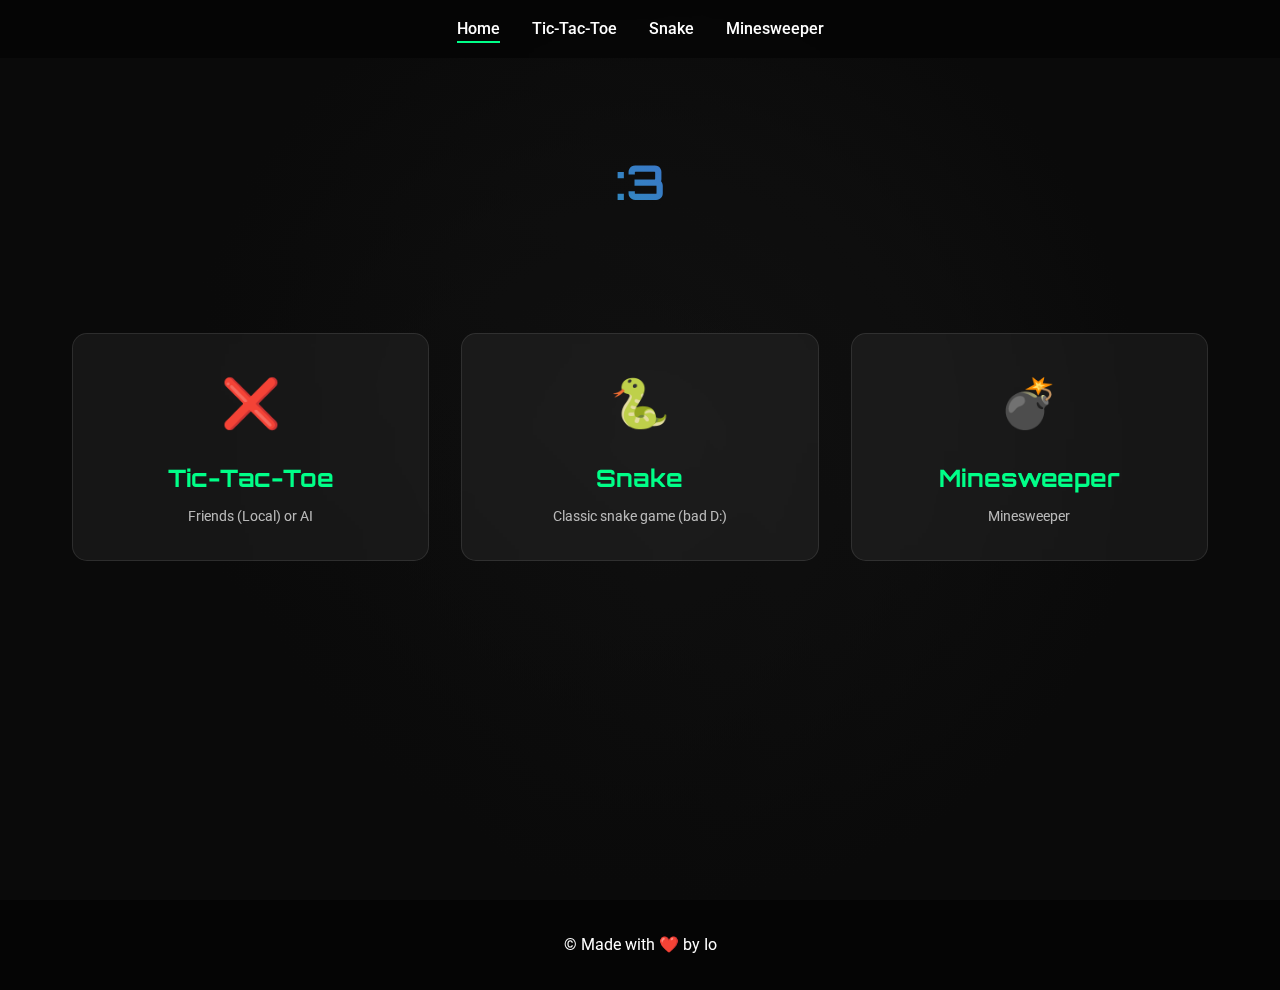
<file: index.html>
<!DOCTYPE html>
<html lang="en">
<head>
    <meta charset="UTF-8">
    <meta name="viewport" content="width=device-width, initial-scale=1.0">
    <title>:3</title>
    <link rel="stylesheet" href="css/style.css">
    <link rel="preconnect" href="https://fonts.googleapis.com">
    <link rel="preconnect" href="https://fonts.gstatic.com" crossorigin>
    <link href="https://fonts.googleapis.com/css2?family=Orbitron:wght@400;500;700&family=Roboto:wght@300;400;500&display=swap" rel="stylesheet">
</head>
<body>
    <div class="background-animation"></div>
    <header>
        <nav>
            <ul class="nav-links">
                <li><a href="index.html" class="active">Home</a></li>
                <li><a href="games/tictactoe.html">Tic-Tac-Toe</a></li>
                <li><a href="games/snake.html">Snake</a></li>
                <li><a href="games/minesweeper.html">Minesweeper</a></li>
            </ul>
        </nav>
    </header>

    <main>
        <section class="hero">
            <h1>:3</h1>
        </section>

        <section class="games-grid">
            <div class="game-card" onclick="window.location.href='games/tictactoe.html'">
                <div class="game-icon">❌</div>
                <h2>Tic-Tac-Toe</h2>
                <p>Friends (Local) or AI</p>
            </div>
            <div class="game-card" onclick="window.location.href='games/snake.html'">
                <div class="game-icon">🐍</div>
                <h2>Snake</h2>
                <p>Classic snake game (bad D:)</p>
            </div>
            <div class="game-card" onclick="window.location.href='games/minesweeper.html'">
                <div class="game-icon">💣</div>
                <h2>Minesweeper</h2>
                <p>Minesweeper</p>
            </div>
        </section>
    </main>

    <footer>
        <p>&copy; Made with ❤️ by Io</p>
    </footer>
</body>
</html>
</file>
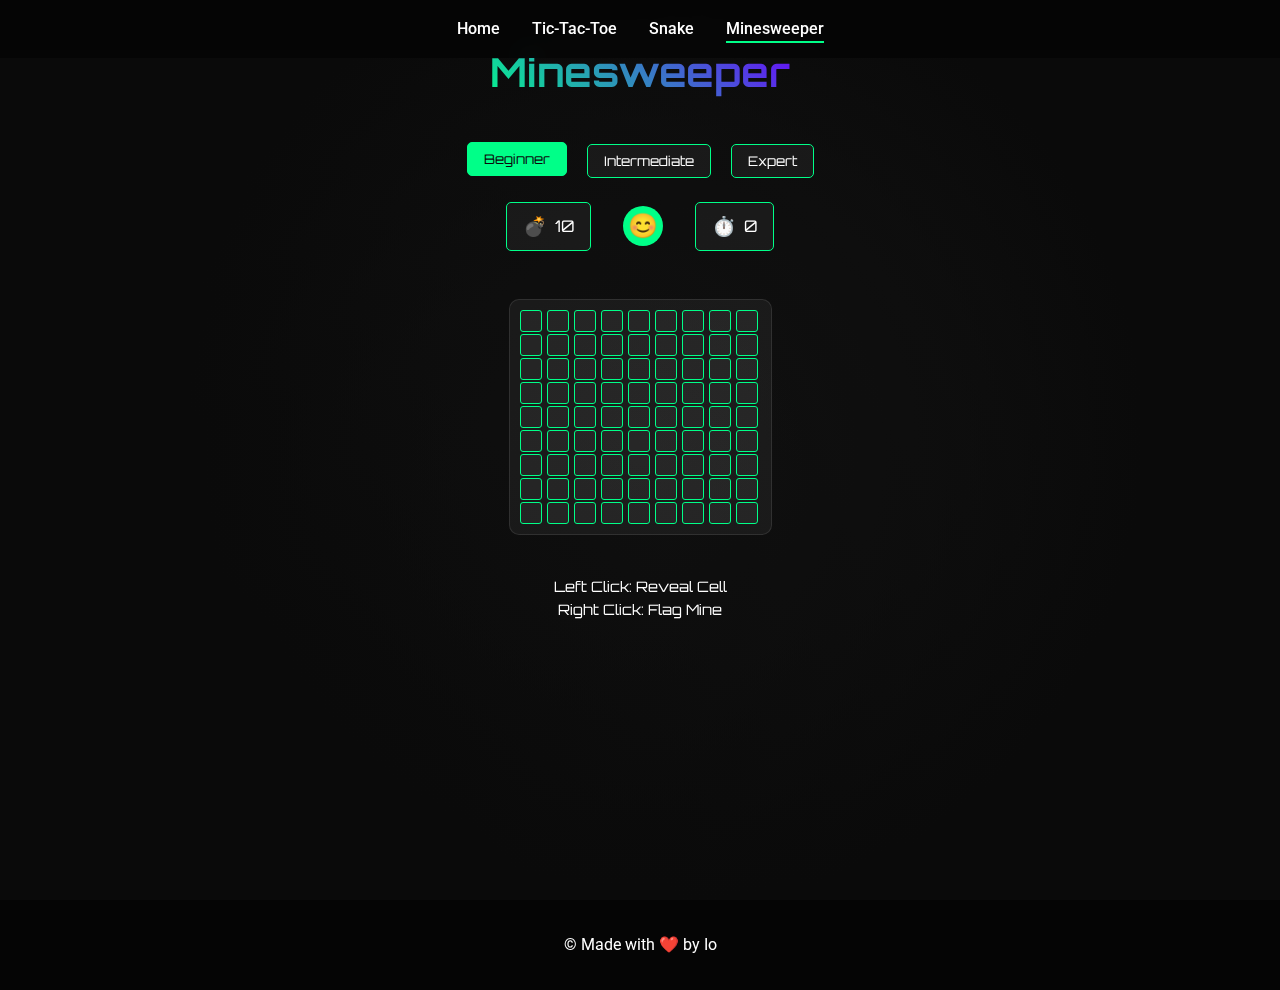
<file: games/minesweeper.html>
<!DOCTYPE html>
<html lang="en">
<head>
    <meta charset="UTF-8">
    <meta name="viewport" content="width=device-width, initial-scale=1.0">
    <title>Minesweeper</title>
    <link rel="stylesheet" href="../css/style.css">
    <link rel="stylesheet" href="../css/minesweeper.css">
    <link href="https://fonts.googleapis.com/css2?family=Orbitron:wght@400;500;700&family=Roboto:wght@300;400;500&display=swap" rel="stylesheet">
</head>
<body>
    <div class="background-animation"></div>
    <header>
        <nav>
            <ul class="nav-links">
                <li><a href="../index.html">Home</a></li>
                <li><a href="tictactoe.html">Tic-Tac-Toe</a></li>
                <li><a href="snake.html">Snake</a></li>
                <li><a href="minesweeper.html" class="active">Minesweeper</a></li>
            </ul>
        </nav>
    </header>

    <main class="game-container">
        <h1>Minesweeper</h1>
        
        <div class="game-controls">
            <div class="difficulty-select">
                <button class="difficulty-btn active" data-difficulty="beginner">Beginner</button>
                <button class="difficulty-btn" data-difficulty="intermediate">Intermediate</button>
                <button class="difficulty-btn" data-difficulty="expert">Expert</button>
            </div>

            <div class="game-info">
                <div class="mines-left">
                    <span class="icon">💣</span>
                    <span id="minesLeft">10</span>
                </div>
                <button id="resetBtn" class="reset-btn">😊</button>
                <div class="timer">
                    <span class="icon">⏱️</span>
                    <span id="timer">0</span>
                </div>
            </div>
        </div>

        <div class="game-board-container">
            <div class="game-board" id="gameBoard"></div>
        </div>

        <div class="controls-info">
            <p>Left Click: Reveal Cell</p>
            <p>Right Click: Flag Mine</p>
        </div>

        <div class="game-over" style="display: none;">
            <h2>Game Over!</h2>
            <p>Time: <span id="finalTime">0</span> seconds</p>
            <button id="playAgainBtn" class="game-btn">Play Again</button>
        </div>

        <div class="game-won" style="display: none;">
            <h2>Congratulations!</h2>
            <p>You won in <span id="winTime">0</span> seconds!</p>
            <button id="newGameBtn" class="game-btn">New Game</button>
        </div>
    </main>

    <footer>
        <p>&copy; Made with ❤️ by Io</p>
    </footer>

    <script src="../js/minesweeper.js"></script>
</body>
</html>
</file>
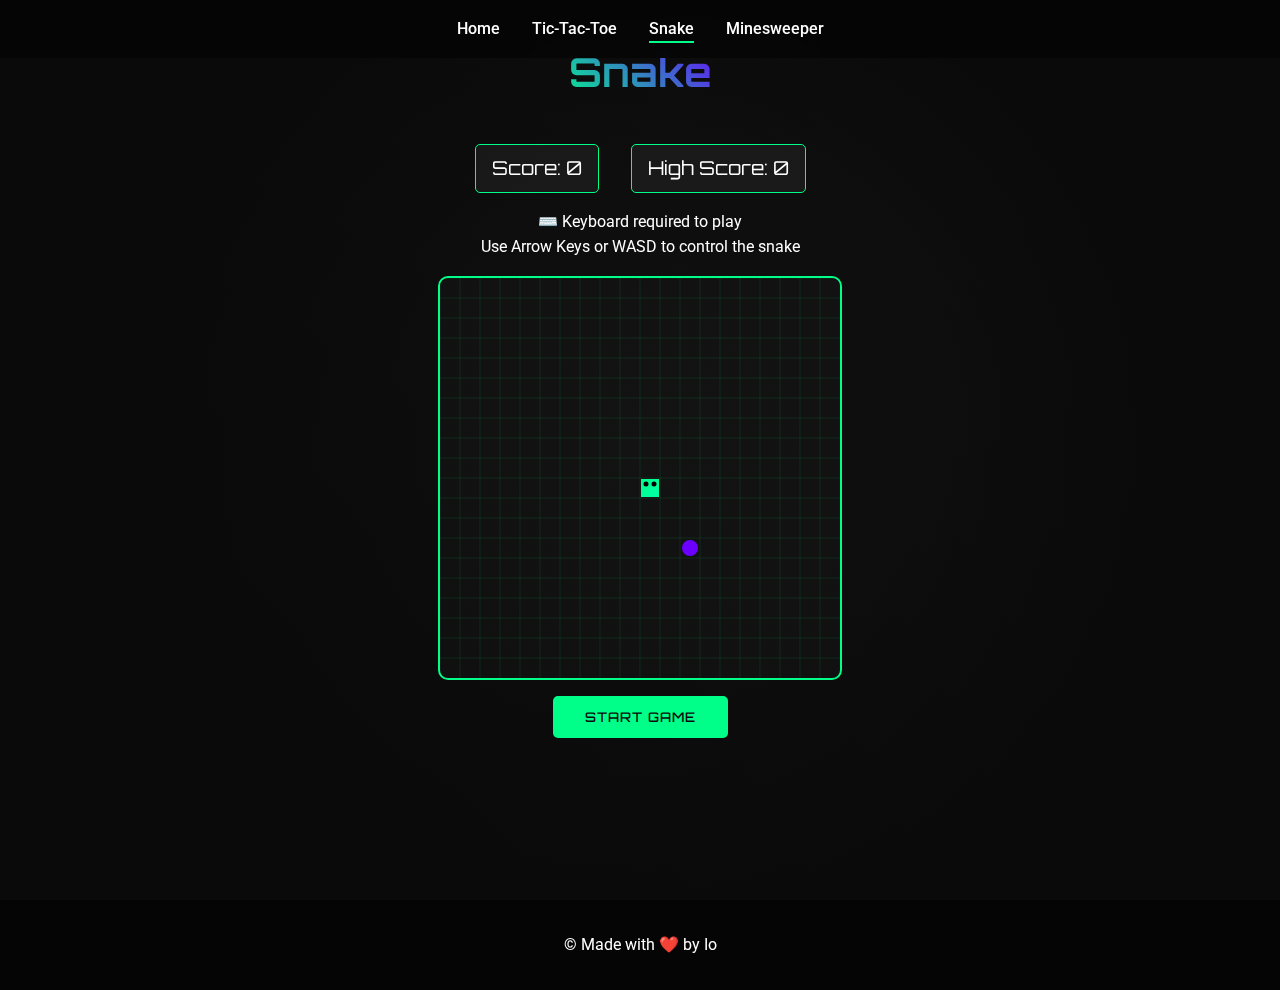
<file: games/snake.html>
<!DOCTYPE html>
<html lang="en">
<head>
    <meta charset="UTF-8">
    <meta name="viewport" content="width=device-width, initial-scale=1.0">
    <title>Snake</title>
    <link rel="stylesheet" href="../css/style.css">
    <link rel="stylesheet" href="../css/snake.css">
    <link href="https://fonts.googleapis.com/css2?family=Orbitron:wght@400;500;700&family=Roboto:wght@300;400;500&display=swap" rel="stylesheet">
</head>
<body>
    <div class="background-animation"></div>
    <header>
        <nav>
            <ul class="nav-links">
                <li><a href="../index.html">Home</a></li>
                <li><a href="tictactoe.html">Tic-Tac-Toe</a></li>
                <li><a href="snake.html" class="active">Snake</a></li>
                <li><a href="minesweeper.html">Minesweeper</a></li>
            </ul>
        </nav>
    </header>

    <main class="game-container">
        <h1>Snake</h1>
        
        <div class="game-info">
            <div class="score">Score: <span id="score">0</span></div>
            <div class="high-score">High Score: <span id="highScore">0</span></div>
        </div>

        <div class="controls-info">
            <p>⌨️ Keyboard required to play</p>
            <p>Use Arrow Keys or WASD to control the snake</p>
        </div>

        <canvas id="gameCanvas"></canvas>

        <div class="controls">
            <button id="startBtn" class="game-btn">Start Game</button>
            <button id="pauseBtn" class="game-btn" style="display: none;">Pause</button>
        </div>

        <div class="mobile-controls">
            <button id="upBtn" class="direction-btn">↑</button>
            <div class="horizontal-controls">
                <button id="leftBtn" class="direction-btn">←</button>
                <button id="rightBtn" class="direction-btn">→</button>
            </div>
            <button id="downBtn" class="direction-btn">↓</button>
        </div>

        <div class="game-over" style="display: none;">
            <h2>Game Over!</h2>
            <p>Your Score: <span id="finalScore">0</span></p>
            <button id="restartBtn" class="game-btn">Play Again</button>
        </div>
    </main>

    <footer>
        <p>&copy; Made with ❤️ by Io</p>
    </footer>

    <script src="../js/snake.js"></script>
</body>
</html>
</file>
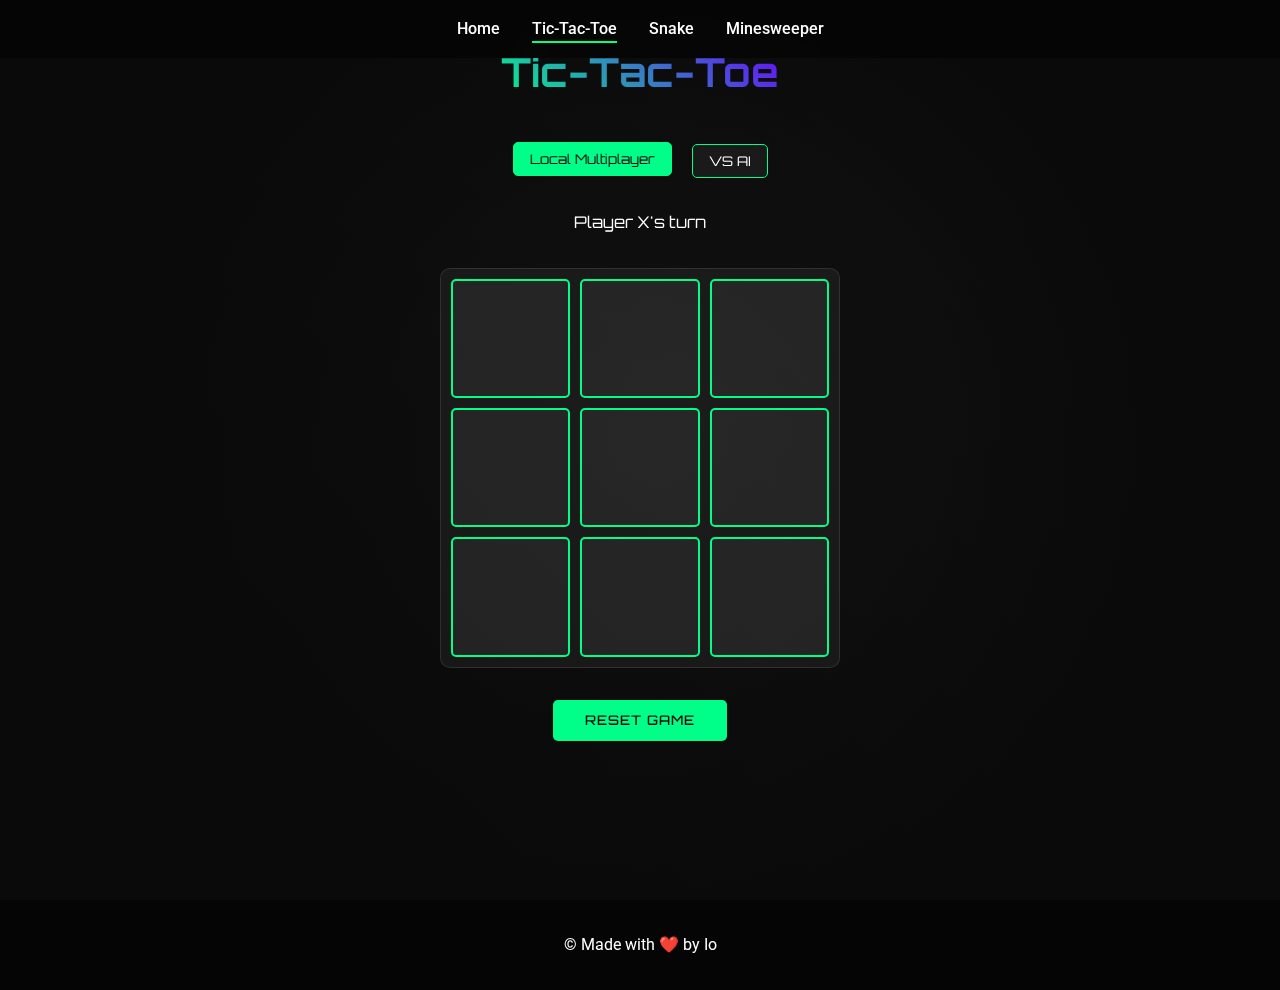
<file: games/tictactoe.html>
<!DOCTYPE html>
<html lang="en">
<head>
    <meta charset="UTF-8">
    <meta name="viewport" content="width=device-width, initial-scale=1.0">
    <title>Tic-Tac-Toe</title>
    <link rel="stylesheet" href="../css/style.css">
    <link rel="stylesheet" href="../css/tictactoe.css">
    <link href="https://fonts.googleapis.com/css2?family=Orbitron:wght@400;500;700&family=Roboto:wght@300;400;500&display=swap" rel="stylesheet">
</head>
<body>
    <div class="background-animation"></div>
    <header>
        <nav>
            <ul class="nav-links">
                <li><a href="../index.html">Home</a></li>
                <li><a href="tictactoe.html" class="active">Tic-Tac-Toe</a></li>
                <li><a href="snake.html">Snake</a></li>
                <li><a href="minesweeper.html">Minesweeper</a></li>
            </ul>
        </nav>
    </header>

    <main class="game-container">
        <h1>Tic-Tac-Toe</h1>
        
        <div class="game-options">
            <div class="mode-select">
                <button class="mode-btn active" data-mode="local">Local Multiplayer</button>
                <button class="mode-btn" data-mode="ai">VS AI</button>
            </div>
            
            <div class="difficulty-select" style="display: none;">
                <button class="difficulty-btn" data-difficulty="easy">Easy</button>
                <button class="difficulty-btn" data-difficulty="medium">Medium</button>
                <button class="difficulty-btn" data-difficulty="hard">Hard</button>
                <button class="difficulty-btn" data-difficulty="impossible">Impossible</button>
            </div>
        </div>

        <div class="game-status">
            <p class="status-text">Player X's turn</p>
        </div>

        <div class="game-board">
            <div class="cell" data-index="0"></div>
            <div class="cell" data-index="1"></div>
            <div class="cell" data-index="2"></div>
            <div class="cell" data-index="3"></div>
            <div class="cell" data-index="4"></div>
            <div class="cell" data-index="5"></div>
            <div class="cell" data-index="6"></div>
            <div class="cell" data-index="7"></div>
            <div class="cell" data-index="8"></div>
        </div>

        <button class="reset-btn">Reset Game</button>
    </main>

    <footer>
        <p>&copy; Made with ❤️ by Io</p>
    </footer>

    <script src="../js/tictactoe.js"></script>
</body>
</html>
</file>
<file: css/style.css>
:root {
    --primary-color: #00ff88;
    --secondary-color: #6c00ff;
    --background-color: #0a0a0a;
    --card-bg: rgba(255, 255, 255, 0.05);
    --text-color: #ffffff;
    --hover-color: #00ffaa;
}

* {
    margin: 0;
    padding: 0;
    box-sizing: border-box;
}

body {
    font-family: 'Roboto', sans-serif;
    background-color: var(--background-color);
    color: var(--text-color);
    line-height: 1.6;
    overflow-x: hidden;
}

.background-animation {
    position: fixed;
    top: 0;
    left: 0;
    width: 100%;
    height: 100%;
    z-index: -1;
    background: linear-gradient(45deg, #0a0a0a 0%, #1a1a1a 100%);
    opacity: 0.8;
}

.background-animation::after {
    content: '';
    position: absolute;
    top: 0;
    left: 0;
    width: 100%;
    height: 100%;
    background: radial-gradient(circle at center, transparent 0%, var(--background-color) 70%);
}

header {
    padding: 1rem 2rem;
    background: rgba(0, 0, 0, 0.5);
    backdrop-filter: blur(10px);
    position: fixed;
    width: 100%;
    top: 0;
    z-index: 1000;
}

nav {
    display: flex;
    justify-content: center;
    align-items: center;
    max-width: 1200px;
    margin: 0 auto;
}

.logo {
    font-family: 'Orbitron', sans-serif;
    font-size: 1.5rem;
    font-weight: 700;
    color: var(--primary-color);
    text-transform: uppercase;
    letter-spacing: 2px;
}

.nav-links {
    display: flex;
    list-style: none;
    gap: 2rem;
    margin: 0;
    padding: 0;
}

.nav-links a {
    color: var(--text-color);
    text-decoration: none;
    font-weight: 500;
    transition: color 0.3s ease;
    position: relative;
}

.nav-links a::after {
    content: '';
    position: absolute;
    bottom: -5px;
    left: 0;
    width: 0;
    height: 2px;
    background-color: var(--primary-color);
    transition: width 0.3s ease;
}

.nav-links a:hover::after,
.nav-links a.active::after {
    width: 100%;
}

main {
    padding-top: 80px;
    min-height: 100vh;
}

.hero {
    text-align: center;
    padding: 4rem 2rem;
}

.hero h1 {
    font-family: 'Orbitron', sans-serif;
    font-size: 3rem;
    margin-bottom: 1rem;
    background: linear-gradient(45deg, var(--primary-color), var(--secondary-color));
    -webkit-background-clip: text;
    -webkit-text-fill-color: transparent;
}

.games-grid {
    display: grid;
    grid-template-columns: repeat(auto-fit, minmax(250px, 1fr));
    gap: 2rem;
    padding: 2rem;
    max-width: 1200px;
    margin: 0 auto;
}

.game-card {
    background: var(--card-bg);
    border-radius: 15px;
    padding: 2rem;
    text-align: center;
    cursor: pointer;
    transition: transform 0.3s ease, box-shadow 0.3s ease;
    border: 1px solid rgba(255, 255, 255, 0.1);
    backdrop-filter: blur(5px);
}

.game-card:hover {
    transform: translateY(-5px);
    box-shadow: 0 10px 20px rgba(0, 255, 136, 0.1);
}

.game-icon {
    font-size: 3rem;
    margin-bottom: 1rem;
}

.game-card h2 {
    font-family: 'Orbitron', sans-serif;
    color: var(--primary-color);
    margin-bottom: 0.5rem;
}

.game-card p {
    color: rgba(255, 255, 255, 0.7);
    font-size: 0.9rem;
}

footer {
    text-align: center;
    padding: 2rem;
    background: rgba(0, 0, 0, 0.5);
    backdrop-filter: blur(10px);
}

@media (max-width: 768px) {
    .nav-links {
        gap: 1rem;
    }
    
    .hero h1 {
        font-size: 2rem;
    }
    
    .games-grid {
        grid-template-columns: 1fr;
        padding: 1rem;
    }
}

.game-container h1 {
    font-family: 'Orbitron', sans-serif;
    font-size: 2.5rem;
    margin-bottom: 2rem;
    background: linear-gradient(45deg, var(--primary-color), var(--secondary-color));
    -webkit-background-clip: text;
    background-clip: text;
    -webkit-text-fill-color: transparent;
    text-fill-color: transparent;
    padding: 0.5rem;
    width: fit-content;
    margin-left: auto;
    margin-right: auto;
    white-space: nowrap;
}
</file>
<file: css/minesweeper.css>
.game-container {
    max-width: 800px;
    margin: 0 auto;
    padding: 2rem;
    text-align: center;
}

.game-controls {
    margin-bottom: 2rem;
}

.difficulty-select {
    margin-bottom: 1.5rem;
}

.difficulty-btn {
    background: var(--card-bg);
    color: var(--text-color);
    border: 1px solid var(--primary-color);
    padding: 0.5rem 1rem;
    margin: 0 0.5rem;
    border-radius: 5px;
    cursor: pointer;
    font-family: 'Orbitron', sans-serif;
    transition: all 0.3s ease;
}

.difficulty-btn:hover,
.difficulty-btn.active {
    background: var(--primary-color);
    color: var(--background-color);
    transform: translateY(-2px);
}

.game-info {
    display: flex;
    justify-content: center;
    align-items: center;
    gap: 2rem;
    margin-bottom: 1rem;
    font-family: 'Orbitron', sans-serif;
}

.mines-left,
.timer {
    background: var(--card-bg);
    padding: 0.5rem 1rem;
    border-radius: 5px;
    border: 1px solid var(--primary-color);
    display: flex;
    align-items: center;
    gap: 0.5rem;
}

.icon {
    font-size: 1.2rem;
}

.reset-btn {
    background: var(--primary-color);
    border: none;
    width: 40px;
    height: 40px;
    border-radius: 50%;
    cursor: pointer;
    font-size: 1.5rem;
    display: flex;
    align-items: center;
    justify-content: center;
    transition: transform 0.3s ease;
}

.reset-btn:hover {
    transform: scale(1.1);
}

.game-board-container {
    width: 100%;
    overflow-x: auto;
    padding: 1rem;
    margin: 0 auto;
    -webkit-overflow-scrolling: touch;
    scrollbar-width: thin;
    scrollbar-color: var(--primary-color) var(--card-bg);
    max-width: calc(100vw - 4rem);
}

.game-board-container::-webkit-scrollbar {
    height: 8px;
}

.game-board-container::-webkit-scrollbar-track {
    background: var(--card-bg);
    border-radius: 4px;
}

.game-board-container::-webkit-scrollbar-thumb {
    background: var(--primary-color);
    border-radius: 4px;
}

.game-board-container::-webkit-scrollbar-thumb:hover {
    background: var(--hover-color);
}

.game-board {
    display: grid;
    gap: 2px;
    background: var(--card-bg);
    padding: 10px;
    border-radius: 10px;
    margin: 0 auto;
    max-width: fit-content;
    border: 1px solid rgba(255, 255, 255, 0.1);
    overflow: hidden;
    max-height: calc(100vh - 300px);
}

.cell {
    width: 22px;
    height: 22px;
    background: rgba(255, 255, 255, 0.05);
    border: 1px solid var(--primary-color);
    border-radius: 3px;
    display: flex;
    align-items: center;
    justify-content: center;
    cursor: pointer;
    font-family: 'Orbitron', sans-serif;
    font-weight: bold;
    font-size: 0.75rem;
    transition: all 0.2s ease;
    min-width: 22px;
}

.cell:hover {
    background: rgba(255, 255, 255, 0.1);
    transform: scale(0.95);
}

.cell.revealed {
    background: rgba(0, 0, 0, 0.2);
    border-color: rgba(0, 255, 136, 0.3);
}

.cell.mine {
    background: rgba(255, 0, 0, 0.2);
}

.cell.flagged {
    background: rgba(255, 255, 0, 0.1);
}

.cell[data-number="1"] { color: #3498db; }
.cell[data-number="2"] { color: #2ecc71; }
.cell[data-number="3"] { color: #e74c3c; }
.cell[data-number="4"] { color: #9b59b6; }
.cell[data-number="5"] { color: #f1c40f; }
.cell[data-number="6"] { color: #1abc9c; }
.cell[data-number="7"] { color: #e67e22; }
.cell[data-number="8"] { color: #95a5a6; }

.controls-info {
    margin-top: 1.5rem;
    color: var(--text-color);
    font-family: 'Orbitron', sans-serif;
    font-size: 0.9rem;
}

.game-over,
.game-won {
    position: fixed;
    top: 50%;
    left: 50%;
    transform: translate(-50%, -50%);
    background: rgba(0, 0, 0, 0.9);
    padding: 2rem;
    border-radius: 10px;
    border: 2px solid var(--primary-color);
    backdrop-filter: blur(10px);
    z-index: 1000;
}

.game-over h2,
.game-won h2 {
    font-family: 'Orbitron', sans-serif;
    color: var(--primary-color);
    margin-bottom: 1rem;
}

.game-over p,
.game-won p {
    color: var(--text-color);
    margin-bottom: 1.5rem;
    font-family: 'Orbitron', sans-serif;
}

.game-btn {
    background: var(--primary-color);
    color: var(--background-color);
    border: none;
    padding: 0.8rem 2rem;
    border-radius: 5px;
    cursor: pointer;
    font-family: 'Orbitron', sans-serif;
    font-weight: 500;
    transition: all 0.3s ease;
    text-transform: uppercase;
    letter-spacing: 1px;
}

.game-btn:hover {
    background: var(--hover-color);
    transform: translateY(-2px);
}

@media (max-width: 768px) {
    .game-container {
        padding: 1rem;
    }

    .difficulty-select {
        display: flex;
        flex-direction: column;
        gap: 0.5rem;
        align-items: center;
    }

    .difficulty-btn {
        margin: 0;
        width: 200px;
    }

    .game-info {
        flex-direction: column;
        gap: 1rem;
    }

    .cell {
        width: 25px;
        height: 25px;
        font-size: 0.8rem;
    }
}
</file>
<file: css/snake.css>
.game-container {
    max-width: 800px;
    margin: 0 auto;
    padding: 2rem;
    text-align: center;
}

.game-info {
    display: flex;
    justify-content: center;
    gap: 2rem;
    margin-bottom: 1rem;
    font-family: 'Orbitron', sans-serif;
    color: var(--text-color);
}

.score, .high-score {
    font-size: 1.2rem;
    padding: 0.5rem 1rem;
    background: var(--card-bg);
    border-radius: 5px;
    border: 1px solid var(--primary-color);
}

#gameCanvas {
    background: var(--card-bg);
    border: 2px solid var(--primary-color);
    border-radius: 10px;
    margin: 1rem auto;
    display: block;
    max-width: 100%;
}

.controls {
    margin: 1rem 0;
}

.game-btn {
    background: var(--primary-color);
    color: var(--background-color);
    border: none;
    padding: 0.8rem 2rem;
    margin: 0 0.5rem;
    border-radius: 5px;
    cursor: pointer;
    font-family: 'Orbitron', sans-serif;
    font-weight: 500;
    transition: all 0.3s ease;
    text-transform: uppercase;
    letter-spacing: 1px;
}

.game-btn:hover {
    background: var(--hover-color);
    transform: translateY(-2px);
}

.mobile-controls {
    display: none;
    flex-direction: column;
    align-items: center;
    gap: 1rem;
    margin-top: 2rem;
}

.horizontal-controls {
    display: flex;
    gap: 2rem;
}

.direction-btn {
    background: var(--card-bg);
    color: var(--text-color);
    border: 1px solid var(--primary-color);
    width: 50px;
    height: 50px;
    border-radius: 10px;
    cursor: pointer;
    font-size: 1.5rem;
    display: flex;
    align-items: center;
    justify-content: center;
    transition: all 0.3s ease;
}

.direction-btn:hover {
    background: var(--primary-color);
    color: var(--background-color);
}

.game-over {
    position: fixed;
    top: 50%;
    left: 50%;
    transform: translate(-50%, -50%);
    background: rgba(0, 0, 0, 0.9);
    padding: 2rem;
    border-radius: 10px;
    border: 2px solid var(--primary-color);
    backdrop-filter: blur(10px);
    z-index: 1000;
}

.game-over h2 {
    font-family: 'Orbitron', sans-serif;
    color: var(--primary-color);
    margin-bottom: 1rem;
}

.game-over p {
    color: var(--text-color);
    margin-bottom: 1.5rem;
    font-family: 'Orbitron', sans-serif;
}

@media (max-width: 768px) {
    .game-container {
        padding: 1rem;
    }

    .mobile-controls {
        display: flex;
    }

    .game-info {
        flex-direction: column;
        gap: 0.5rem;
    }

    .controls {
        display: flex;
        flex-direction: column;
        gap: 0.5rem;
    }

    .game-btn {
        margin: 0;
    }
}
</file>
<file: css/tictactoe.css>
.game-container {
    max-width: 800px;
    margin: 0 auto;
    padding: 2rem;
    text-align: center;
}

.game-options {
    margin-bottom: 2rem;
}

.mode-select, .difficulty-select {
    margin-bottom: 1rem;
}

.mode-btn, .difficulty-btn {
    background: var(--card-bg);
    color: var(--text-color);
    border: 1px solid var(--primary-color);
    padding: 0.5rem 1rem;
    margin: 0 0.5rem;
    border-radius: 5px;
    cursor: pointer;
    font-family: 'Orbitron', sans-serif;
    transition: all 0.3s ease;
}

.mode-btn:hover, .difficulty-btn:hover,
.mode-btn.active, .difficulty-btn.active {
    background: var(--primary-color);
    color: var(--background-color);
    transform: translateY(-2px);
}

.game-status {
    margin-bottom: 2rem;
    font-family: 'Orbitron', sans-serif;
    color: var(--text-color);
}

.game-board {
    display: grid;
    grid-template-columns: repeat(3, 1fr);
    gap: 10px;
    max-width: 400px;
    margin: 0 auto 2rem;
    background: var(--card-bg);
    padding: 10px;
    border-radius: 10px;
    border: 1px solid rgba(255, 255, 255, 0.1);
}

.cell {
    aspect-ratio: 1;
    background: rgba(255, 255, 255, 0.05);
    border: 2px solid var(--primary-color);
    border-radius: 5px;
    cursor: pointer;
    display: flex;
    align-items: center;
    justify-content: center;
    font-size: 2.5rem;
    font-family: 'Orbitron', sans-serif;
    color: var(--text-color);
    transition: all 0.3s ease;
}

.cell:hover {
    background: rgba(255, 255, 255, 0.1);
    transform: scale(0.98);
}

.cell.x {
    color: var(--primary-color);
}

.cell.o {
    color: var(--secondary-color);
}

.reset-btn {
    background: var(--primary-color);
    color: var(--background-color);
    border: none;
    padding: 0.8rem 2rem;
    border-radius: 5px;
    cursor: pointer;
    font-family: 'Orbitron', sans-serif;
    font-weight: 500;
    transition: all 0.3s ease;
    text-transform: uppercase;
    letter-spacing: 1px;
}

.reset-btn:hover {
    background: var(--hover-color);
    transform: translateY(-2px);
}

@media (max-width: 768px) {
    .game-container {
        padding: 1rem;
    }

    .game-board {
        max-width: 300px;
    }

    .cell {
        font-size: 2rem;
    }

    .mode-btn, .difficulty-btn {
        margin-bottom: 0.5rem;
    }
}
</file>
